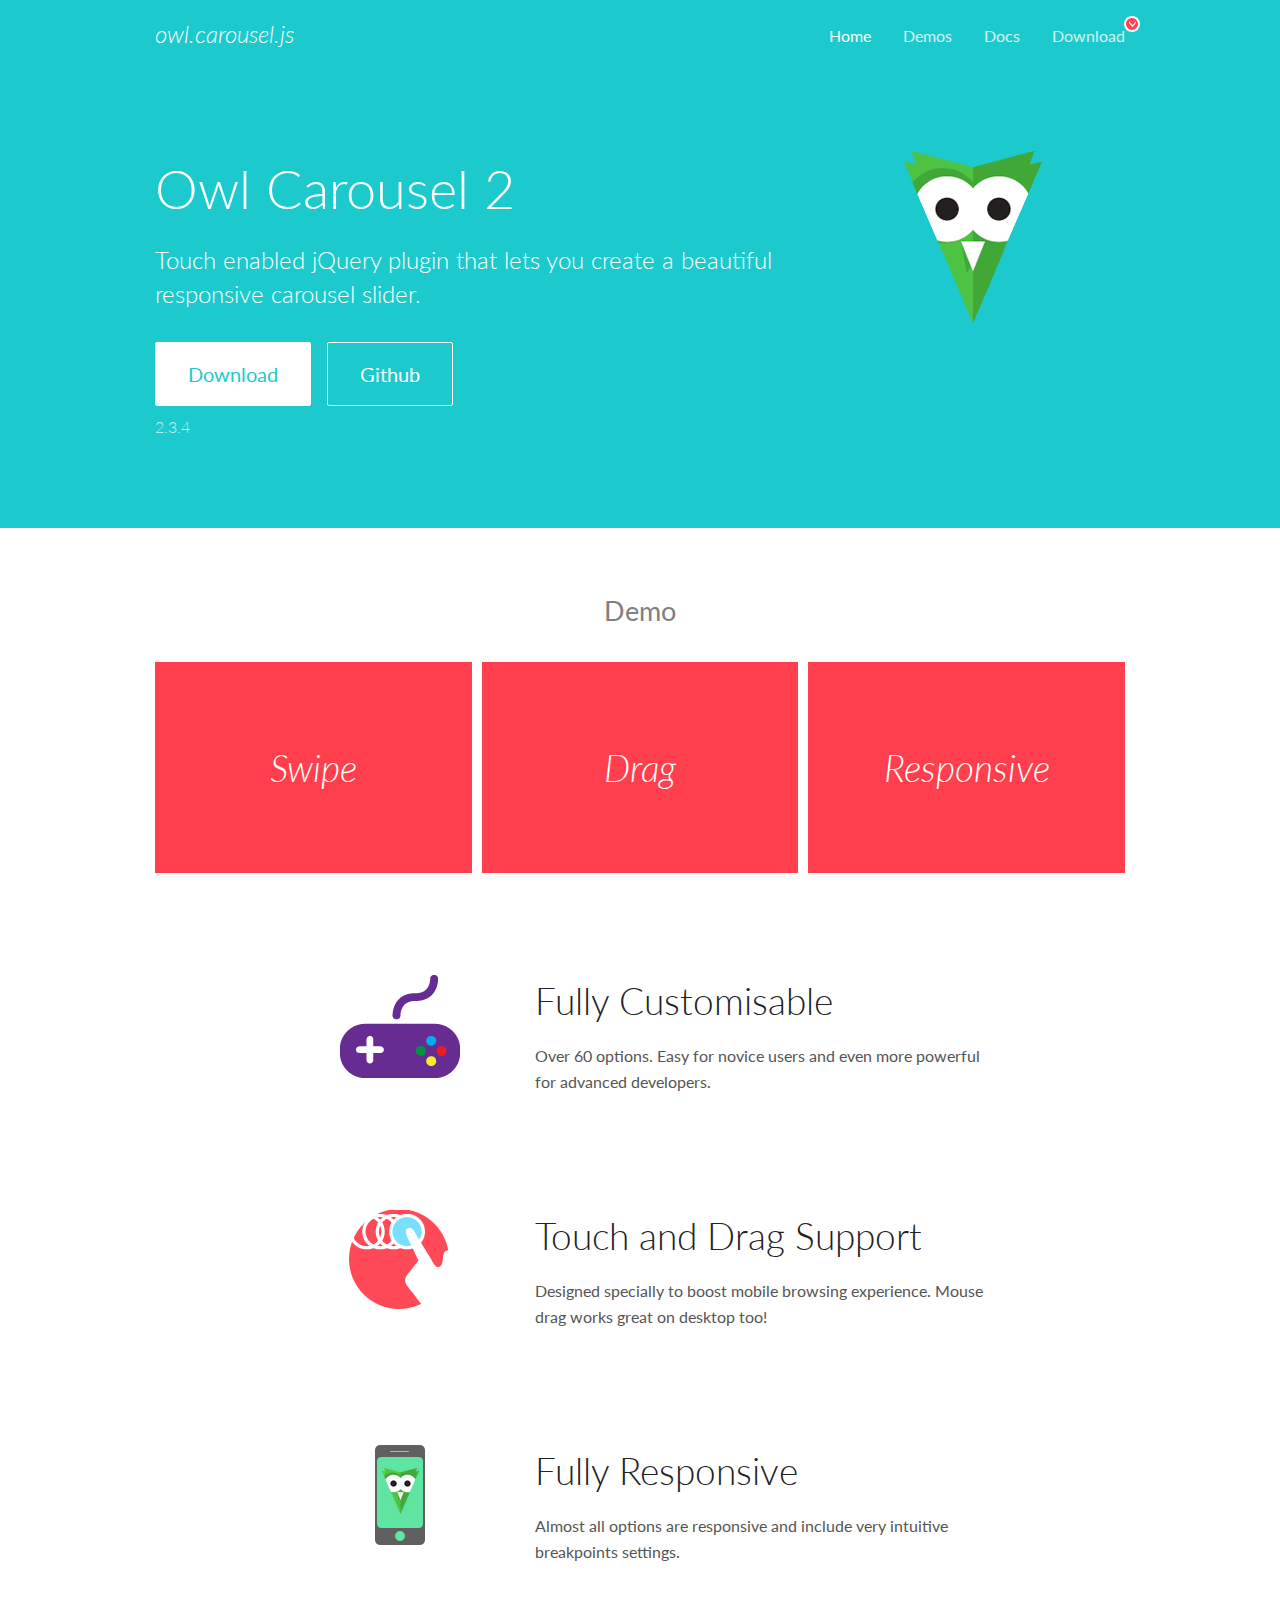
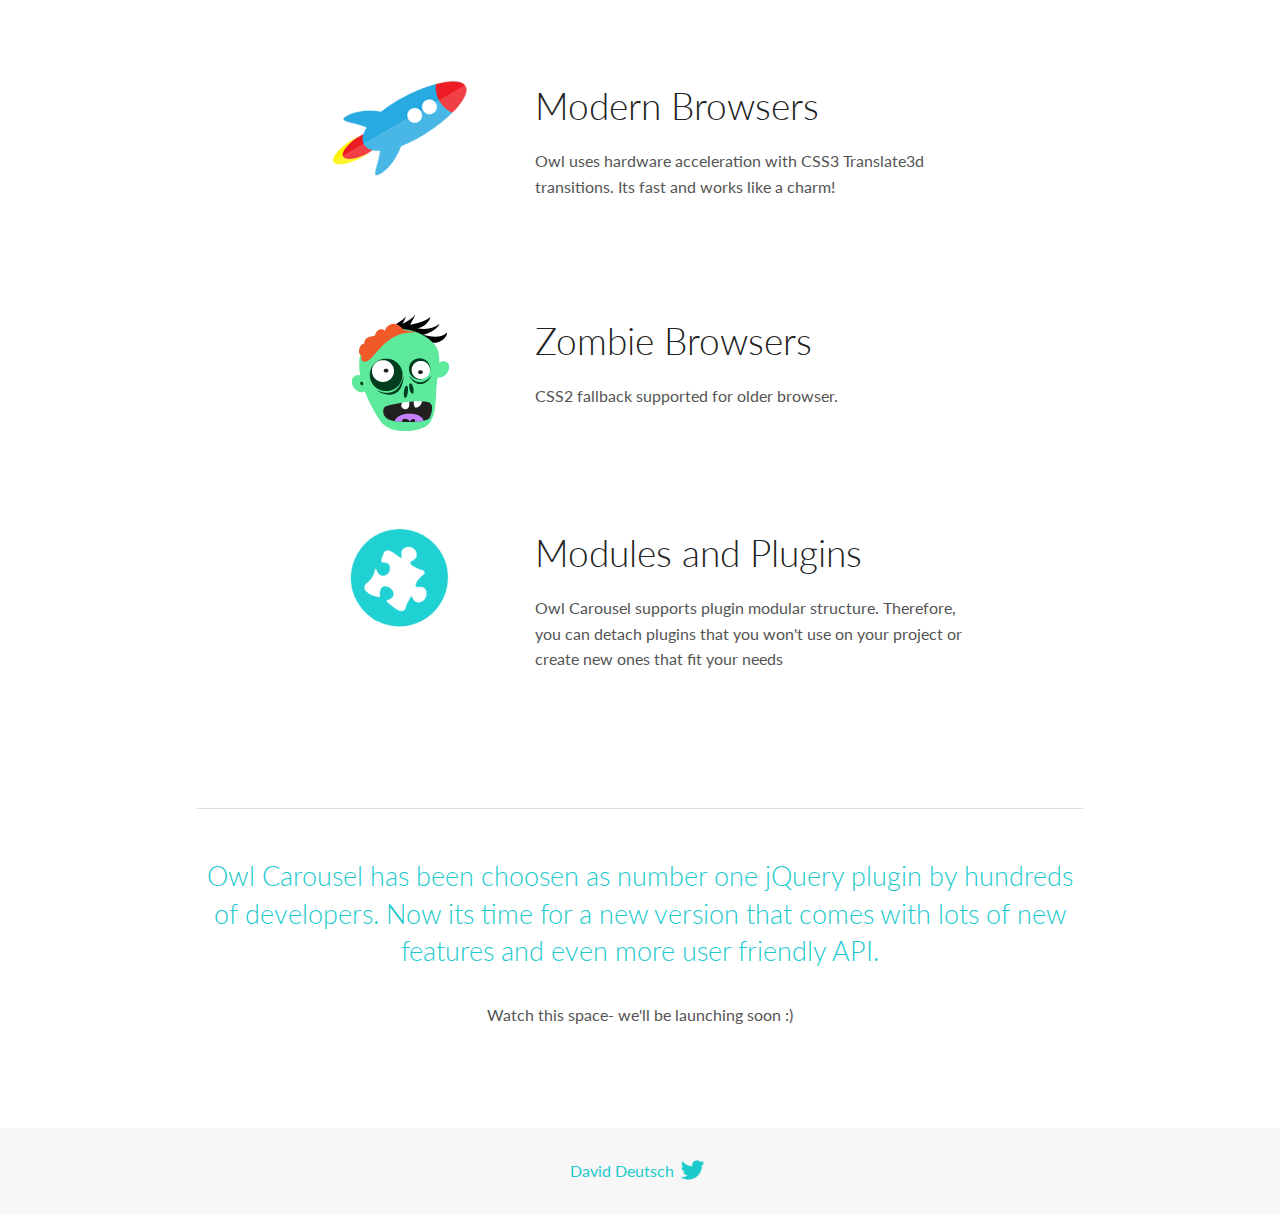
<file: images/OwlCarousel2-2.3.4/docs/index.html>
<!DOCTYPE html>
<html lang="en">
  <head>

    <!-- head -->
    <meta charset="utf-8">
    <meta name="msapplication-tap-highlight" content="no" />
    <meta name="viewport" content="width=device-width, initial-scale=1.0" />
    <meta name="description" content="Touch enabled jQuery plugin that lets you create beautiful responsive carousel slider.">
    <meta name="author" content="David Deutsch">
    <title>
      Home | Owl Carousel | 2.3.4
    </title>

    <!-- Stylesheets -->
    <link href='https://fonts.googleapis.com/css?family=Lato:300,400,700,400italic,300italic' rel='stylesheet' type='text/css'>
    <link rel="stylesheet" href="assets/css/docs.theme.min.css">

    <!-- Owl Stylesheets -->
    <link rel="stylesheet" href="assets/owlcarousel/assets/owl.carousel.min.css">
    <link rel="stylesheet" href="assets/owlcarousel/assets/owl.theme.default.min.css">

    <!-- HTML5 shim and Respond.js IE8 support of HTML5 elements and media queries -->

    <!--[if lt IE 9]>
      <script src="https://oss.maxcdn.com/libs/html5shiv/3.7.0/html5shiv.js"></script>
      <script src="https://oss.maxcdn.com/libs/respond.js/1.3.0/respond.min.js"></script>
    <![endif]-->

    <!-- Favicons -->
    <link rel="apple-touch-icon-precomposed" sizes="144x144" href="assets/ico/apple-touch-icon-144-precomposed.png">
    <link rel="shortcut icon" href="assets/ico/favicon.png">
    <link rel="shortcut icon" href="favicon.ico">

    <!-- Yeah i know js should not be in header. Its required for demos.-->

    <!-- javascript -->
    <script src="assets/vendors/jquery.min.js"></script>
    <script src="assets/owlcarousel/owl.carousel.js"></script>
  </head>
  <body>

    <!-- header -->
    <header class="header">
      <div class="row">
        <div class="large-12 columns">
          <div class="brand left">
            <h3>
              <a href="/OwlCarousel2/">owl.carousel.js</a> 
            </h3>
          </div>
          <a id="toggle-nav" class="right">
            <span></span> <span></span> <span></span> 
          </a> 
          <div class="nav-bar">
            <ul class="clearfix">
              <li class="active">
                <a href="/OwlCarousel2/index.html">Home</a> 
              </li>
              <li> <a href="/OwlCarousel2/demos/demos.html">Demos</a>  </li>
              <li> <a href="/OwlCarousel2/docs/started-welcome.html">Docs</a>  </li>
              <li>
                <a href="https://github.com/OwlCarousel2/OwlCarousel2/archive/2.3.4.zip">Download</a> 
                <span class="download"></span> 
              </li>
            </ul>
          </div>
        </div>
      </div>
    </header>

    <!-- home panel -->
    <section id="hero">
      <div class="row">
        <div class="large-8 medium-8 columns">
          <h1>Owl Carousel 2</h1>
          <h4>Touch enabled jQuery plugin that lets you create a beautiful responsive carousel slider.</h4>
          <a href="https://github.com/OwlCarousel2/OwlCarousel2/archive/2.3.4.zip" class="hero-button">Download</a> 
          <a href="https://github.com/OwlCarousel2/OwlCarousel2" class="hero-button outline">Github</a> 
          <p>2.3.4</p>
        </div>
        <div class="large-4 medium-4 columns">
          <img class="owl-logo" src="assets/img/owl-logo.png" alt="mr. Owl">
        </div>
      </div>
    </section>

    <!-- body -->
    <div class="home-demo">
      <div class="row">
        <div class="large-12 columns">
          <h3>Demo</h3>
          <div class="owl-carousel">
            <div class="item">
              <h2>Swipe</h2>
            </div>
            <div class="item">
              <h2>Drag</h2>
            </div>
            <div class="item">
              <h2>Responsive</h2>
            </div>
            <div class="item">
              <h2>CSS3</h2>
            </div>
            <div class="item">
              <h2>Fast</h2>
            </div>
            <div class="item">
              <h2>Easy</h2>
            </div>
            <div class="item">
              <h2>Free</h2>
            </div>
            <div class="item">
              <h2>Upgradable</h2>
            </div>
            <div class="item">
              <h2>Tons of options</h2>
            </div>
            <div class="item">
              <h2>Infinity</h2>
            </div>
            <div class="item">
              <h2>Auto Width</h2>
            </div>
          </div>
        </div>
      </div>
    </div>
    <script>
      var owl = $('.owl-carousel');
      owl.owlCarousel({
        margin: 10,
        loop: true,
        responsive: {
          0: {
            items: 1
          },
          600: {
            items: 2
          },
          1000: {
            items: 3
          }
        }
      })
    </script>

    <!-- features -->
    <div id="features">
      <div class="row">
        <div class="small-12 medium-9 small-centered columns">
          <section class="row feature">
            <div class="medium-4 small-12 columns">
              <img src="assets/img/feature-options.png" alt="">
            </div>
            <div class="medium-8 small-12 columns">
              <h2>Fully Customisable</h2>
              <p>Over 60 options. Easy for novice users and even more powerful for advanced developers.</p>
            </div>
          </section>
          <section class="row feature">
            <div class="medium-4 small-12 columns">
              <img src="assets/img/feature-drag.png" alt="">
            </div>
            <div class="medium-8 small-12 columns">
              <h2>Touch and Drag Support</h2>
              <p>Designed specially to boost mobile browsing experience. Mouse drag works great on desktop too!</p>
            </div>
          </section>
          <section class="row feature">
            <div class="medium-4 small-12 columns">
              <img src="assets/img/feature-responsive.png" alt="">
            </div>
            <div class="medium-8 small-12 columns">
              <h2>Fully Responsive</h2>
              <p>Almost all options are responsive and include very intuitive breakpoints settings.</p>
            </div>
          </section>
          <section class="row feature">
            <div class="medium-4 small-12 columns">
              <img src="assets/img/feature-modern.png" alt="">
            </div>
            <div class="medium-8 small-12 columns">
              <h2>Modern Browsers</h2>
              <p>Owl uses hardware acceleration with CSS3 Translate3d transitions. Its fast and works like a charm! </p>
            </div>
          </section>
          <section class="row feature">
            <div class="medium-4 small-12 columns">
              <img src="assets/img/feature-zombie.png" alt="">
            </div>
            <div class="medium-8 small-12 columns">
              <h2>Zombie Browsers</h2>
              <p>CSS2 fallback supported for older browser.</p>
            </div>
          </section>
          <section class="row feature">
            <div class="medium-4 small-12 columns">
              <img src="assets/img/feature-module.png" alt="">
            </div>
            <div class="medium-8 small-12 columns">
              <h2>Modules and Plugins</h2>
              <p>Owl Carousel supports plugin modular structure. Therefore, you can detach plugins that you won&#x27;t use on your project or create new ones that fit your needs</p>
            </div>
          </section>
        </div>
      </div>
    </div>

    <!-- footer -->
    <section id="teaser-text">
      <div class="row">
        <div class="small-12 medium-11 small-centered columns">
          <hr>
          <h3 id="owl-carousel-has-been-choosen-as-number-one-jquery-plugin-by-hundreds-of-developers-now-its-time-for-a-new-version-that-comes-with-lots-of-new-features-and-even-more-user-friendly-api-">Owl Carousel has been choosen as number one jQuery plugin by hundreds of developers. Now its time for a new version that comes with lots of new features and even more user friendly API.</h3>
          <p>Watch this space- we&#39;ll be launching soon :)</p>
        </div>
      </div>
    </section>

    <!-- footer -->
    <footer class="footer">
      <div class="row">
        <div class="large-12 columns">
          <h5>
            <a href="/OwlCarousel2/docs/support-contact.html">David Deutsch</a> 
            <a id="custom-tweet-button" href="https://twitter.com/share?url=https://github.com/OwlCarousel2/OwlCarousel2&text=Owl Carousel - This is so awesome! " target="_blank"></a> 
          </h5>
        </div>
      </div>
    </footer>

    <!-- vendors -->
    <script src="assets/vendors/highlight.js"></script>
    <script src="assets/js/app.js"></script>
  </body>
</html>
</file>
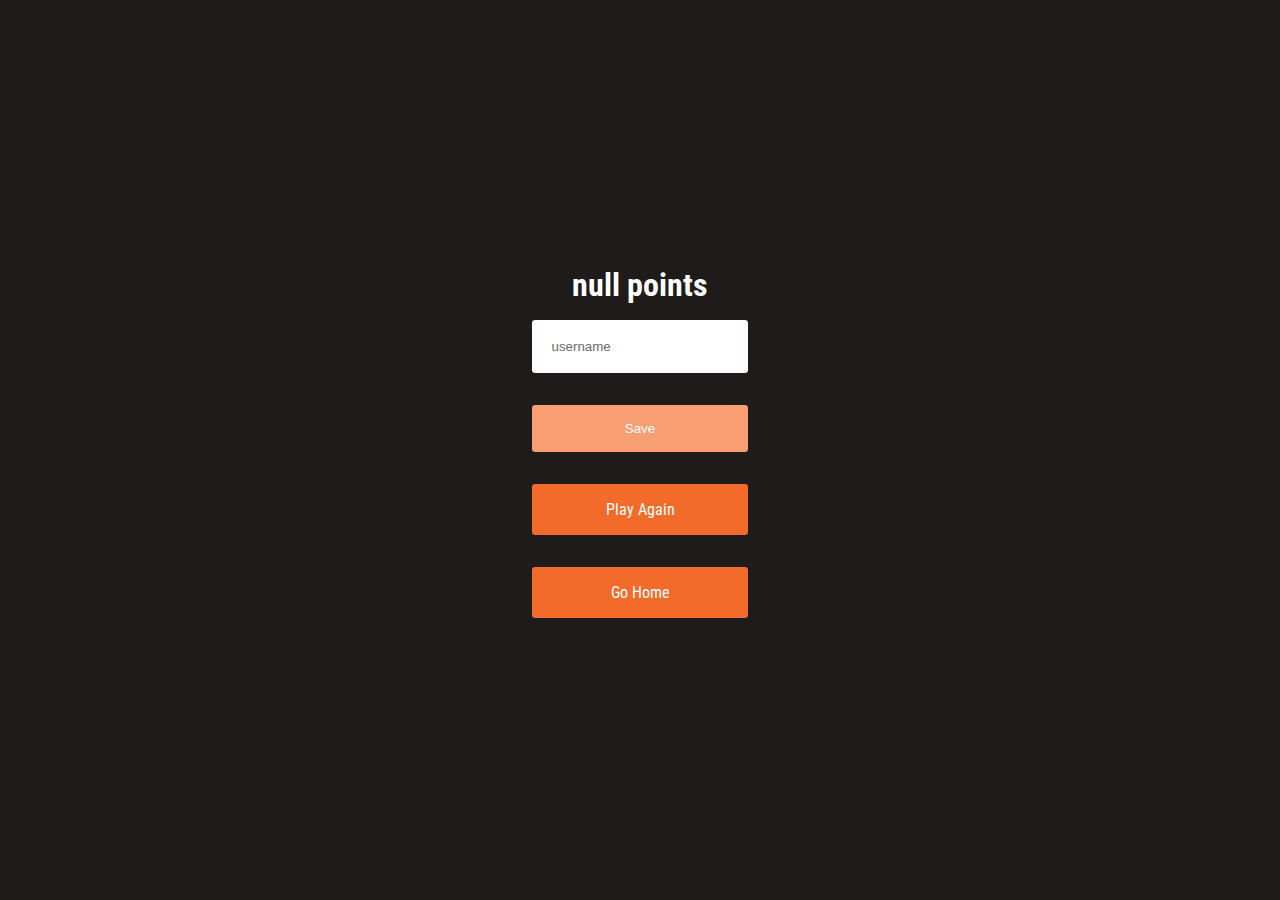
<file: gameover.html>
<!DOCTYPE html>
<html lang="en">
<head>
  <meta charset="UTF-8">
  <meta name="viewport" content="width=device-width, initial-scale=1.0">
  <title>GameOver</title>
  <link rel="stylesheet" href="css/quiz.css">
</head>
<body class="gameover">
  
  <div class="container">
    <div id="end">
      <h1 id="finalScore"></h1>
      <form>
        
        <input 
          type="text" 
          name="username" 
          id="username"
          placeholder="username"  
          autocomplete="off"        
          />

          <button 
            id="saveScoreBtn" 
            type="submit" 
            class="btn" 
            onclick="saveHighScore(event)"          
            disabled
            >
            Save
          </button>
      </form>
      <a href="/start-quiz.html" class="btn">Play Again</a>
      <a href="/" class="btn">Go Home</a>
    </div>
  </div>

  <script src="js/end.js"></script>
</body>
</html>
</file>
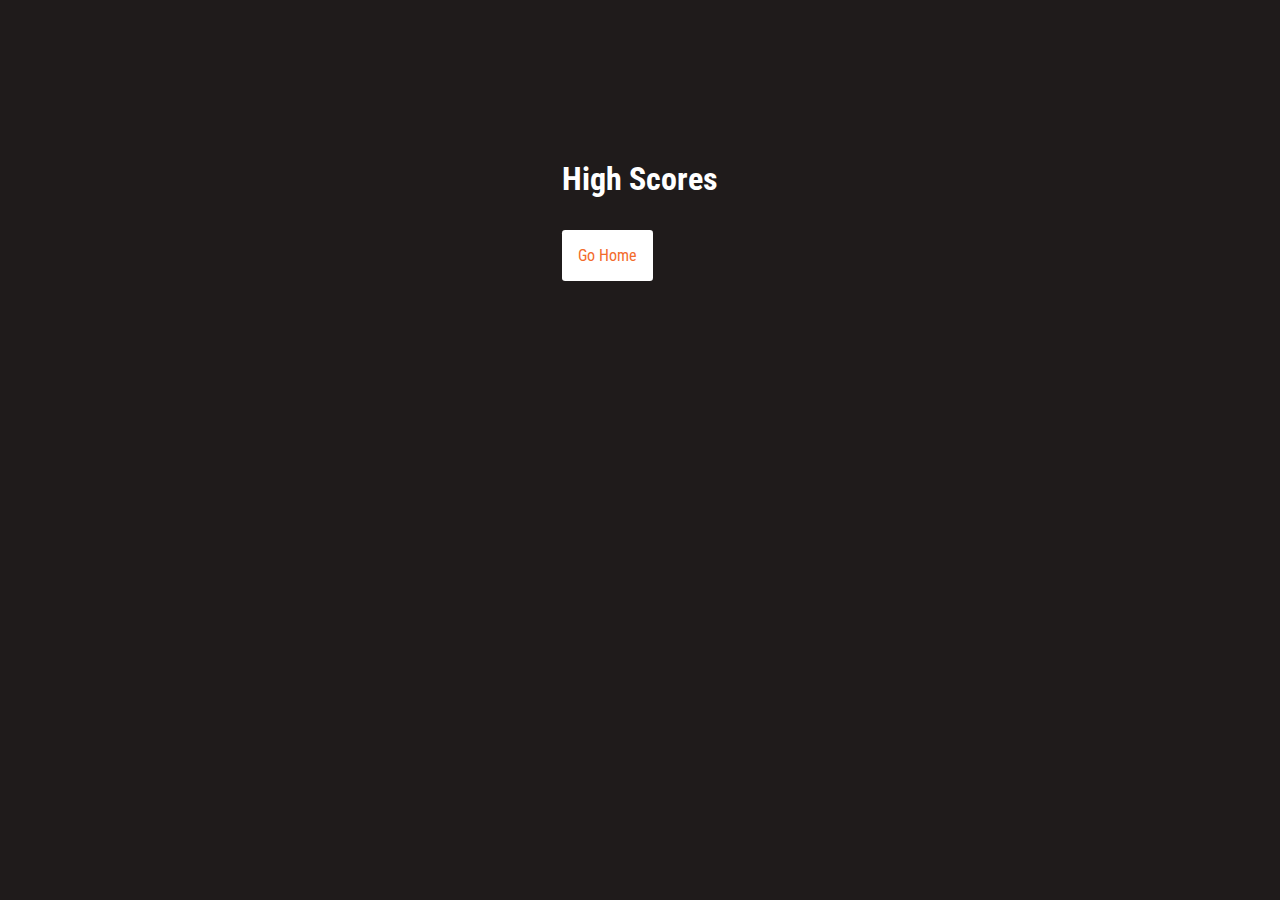
<file: highscores.html>
<!DOCTYPE html>
<html lang="en">
<head>
  <meta charset="UTF-8">
  <meta name="viewport" content="width=device-width, initial-scale=1.0">
  <title>Highscores</title>
  <link rel="stylesheet" href="css/quiz.css">
</head>
<body class="highscores">
  <div id="highScores">
    <h1 id="finalScore">High Scores</h1>
    <ul id="highScoreList"></ul>
    
    <a href="/quiz.html" class="btn-rev">Go Home</a>
  </div>

  <script src="js/highscores.js"></script>
</body>
</html>
</file>
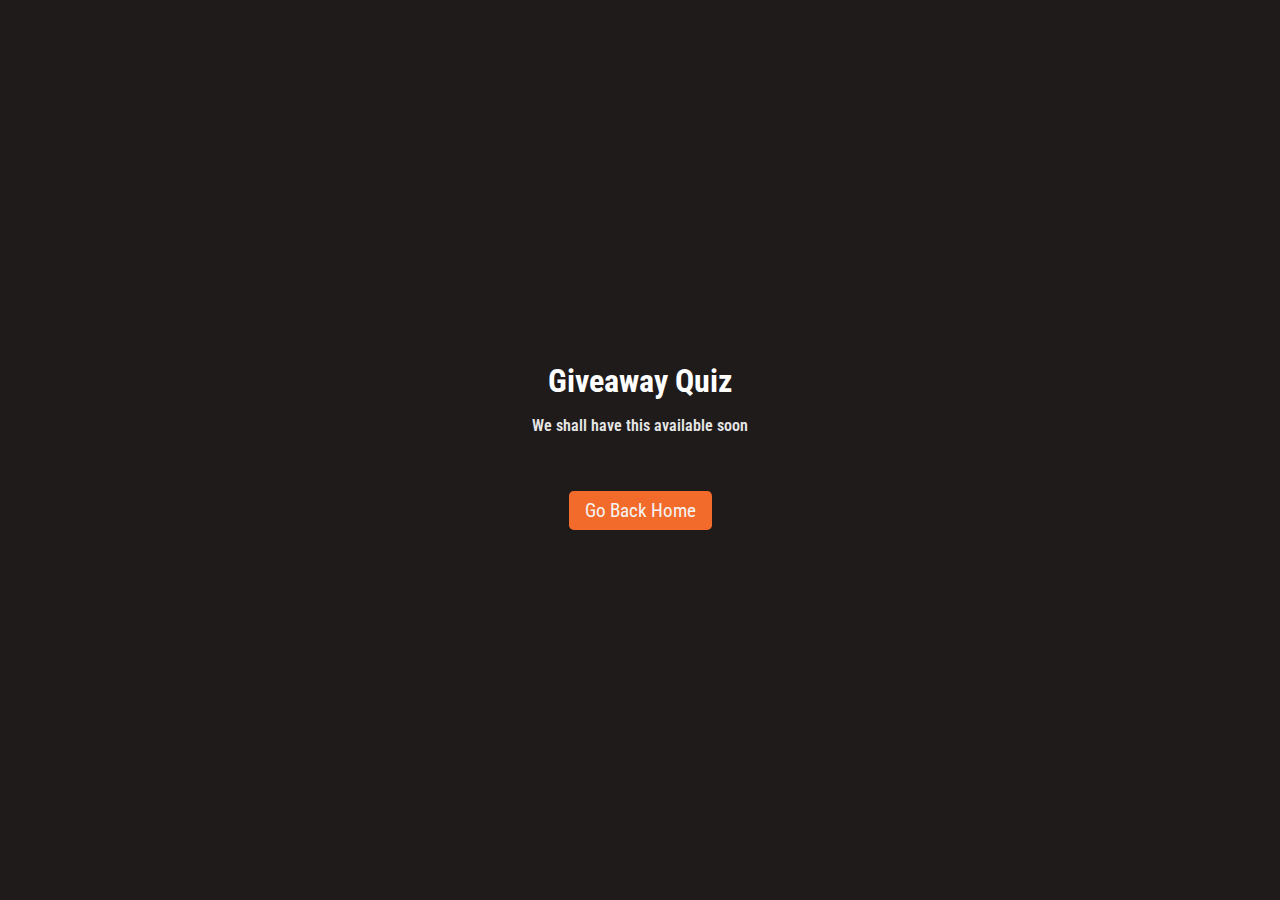
<file: quiz.html>
<!DOCTYPE html>
<html lang="en">
<head>
  <meta charset="UTF-8">
  <meta name="viewport" content="width=device-width, initial-scale=1.0">
  <title>Cash A Digs - Quiz</title>
  <link rel="stylesheet" href="css/quiz.css">
  
</head>
<body class="quiz-option">
  <h1 class="title">Giveaway Quiz</h1>
  <!-- <span>To start the quiz you need to login</span> -->
  <span>We shall have this available soon</span>

  <div class="options">
    <!-- <a href="start-quiz.html" class="actions">Start Quiz</a> -->
    <!-- <a href=""class="actions" href="#" id="signIn">Login With Google</a> -->
    <!-- <a href="highscores.html" class="actions">Check Highscore</a> -->
    <a href="/" class="actions">Go Back Home</a>
  </div>


 <!-- The core Firebase JS SDK is always required and must be listed first -->
<!-- <script src="/__/firebase/7.18.0/firebase-app.js"></script> -->

<!-- TODO: Add SDKs for Firebase products that you want to use
     https://firebase.google.com/docs/web/setup#available-libraries -->
<!-- <script src="/__/firebase/7.18.0/firebase-analytics.js"></script> -->

<!-- Initialize Firebase -->
<!-- <script src="/__/firebase/init.js"></script> -->
  <script src="js/auth.js"></script>
</body>
</html>
</file>
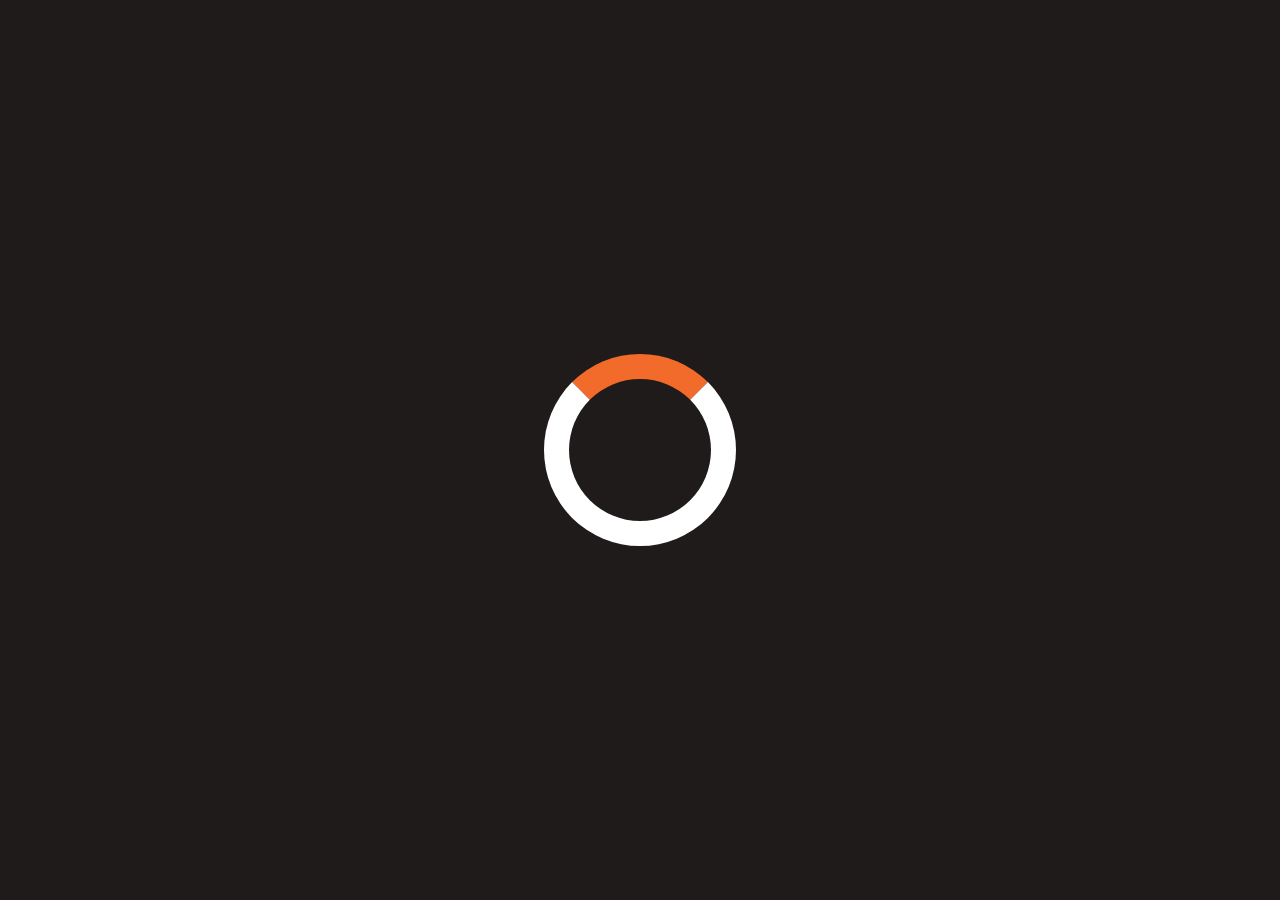
<file: start-quiz.html>
<!DOCTYPE html>
<html lang="en">
<head>
  <meta charset="UTF-8">
  <meta name="viewport" content="width=device-width, initial-scale=1.0">
  <title>Start Quiz</title>
  <link rel="stylesheet" href="css/quiz.css">
</head>
<body class="quiz-game">
  <!-- <h1>Starting Quiz...</h1> -->

  <div class="container">
    <div id="loader"></div>
     <div id="game" class="hidden">

      <div id="hud">
        <div id="hud-item">
          <p id="progressText" class="hud-prefix">
            Question
          </p>
          <div id="progressBar">
            <div id="progressBarFull"></div>
          </div>
          <!-- <h1 class="hud-main-text" id="questionCounter">
            1/3
          </h1> -->
        </div>

        <div id="hud-item">
          <p class="hud-prefix">
            Score
          </p>
          <h1 class="hud-main-text" id="score">
            0
          </h1>
        </div>

        <div id="hud-item">
          <div class="timer">
            <p id="time"></p>

          </div>
        </div>
      </div>

       <h2 id="question"></h2>

       <div class="choice-container">
         <p class="choice-prefix">A</p>
         <p class="choice-text" data-number="1"></p>
       </div>

       <div class="choice-container">
        <p class="choice-prefix">B</p>
        <p class="choice-text" data-number="2"></p>
      </div>

      <div class="choice-container">
        <p class="choice-prefix">C</p>
        <p class="choice-text" data-number="3"></p>
      </div>

      <div class="choice-container">
        <p class="choice-prefix">D</p>
        <p class="choice-text" data-number="4"></p>
      </div>

     </div>
  </div>


  <script src="js/quiz.js"></script>
</body>
</html>
</file>
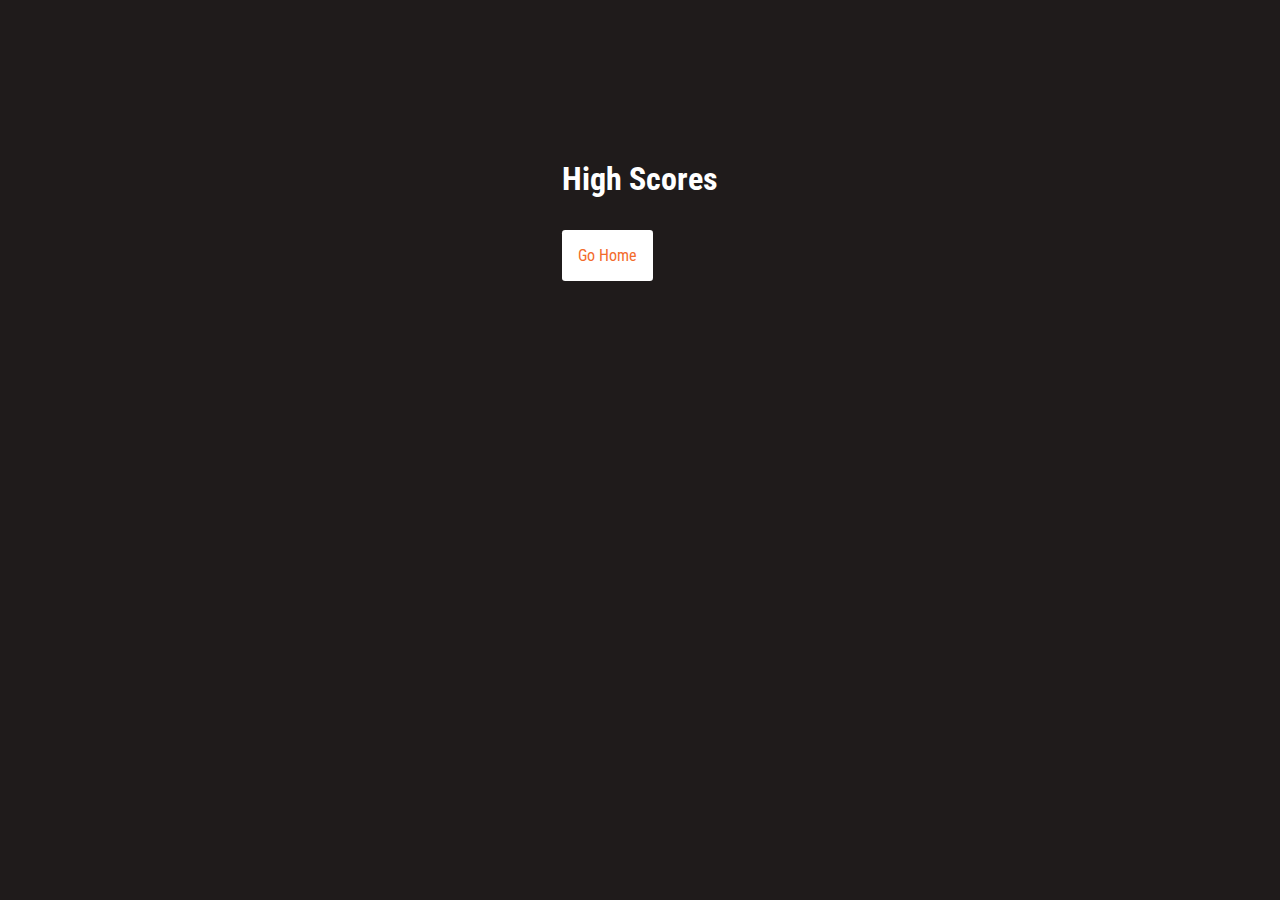
<file: public/highscores.html>
<!DOCTYPE html>
<html lang="en">
<head>
  <meta charset="UTF-8">
  <meta name="viewport" content="width=device-width, initial-scale=1.0">
  <title>Highscores</title>
  <link rel="stylesheet" href="css/quiz.css">
</head>
<body class="highscores">
  <div id="highScores">
    <h1 id="finalScore">High Scores</h1>

    <ul id="highScoreList"></ul>
    
    <a href="/quiz.html" class="btn-rev">Go Home</a>
  </div>

  <script src="js/highscores.js"></script>
</body>
</html>
</file>
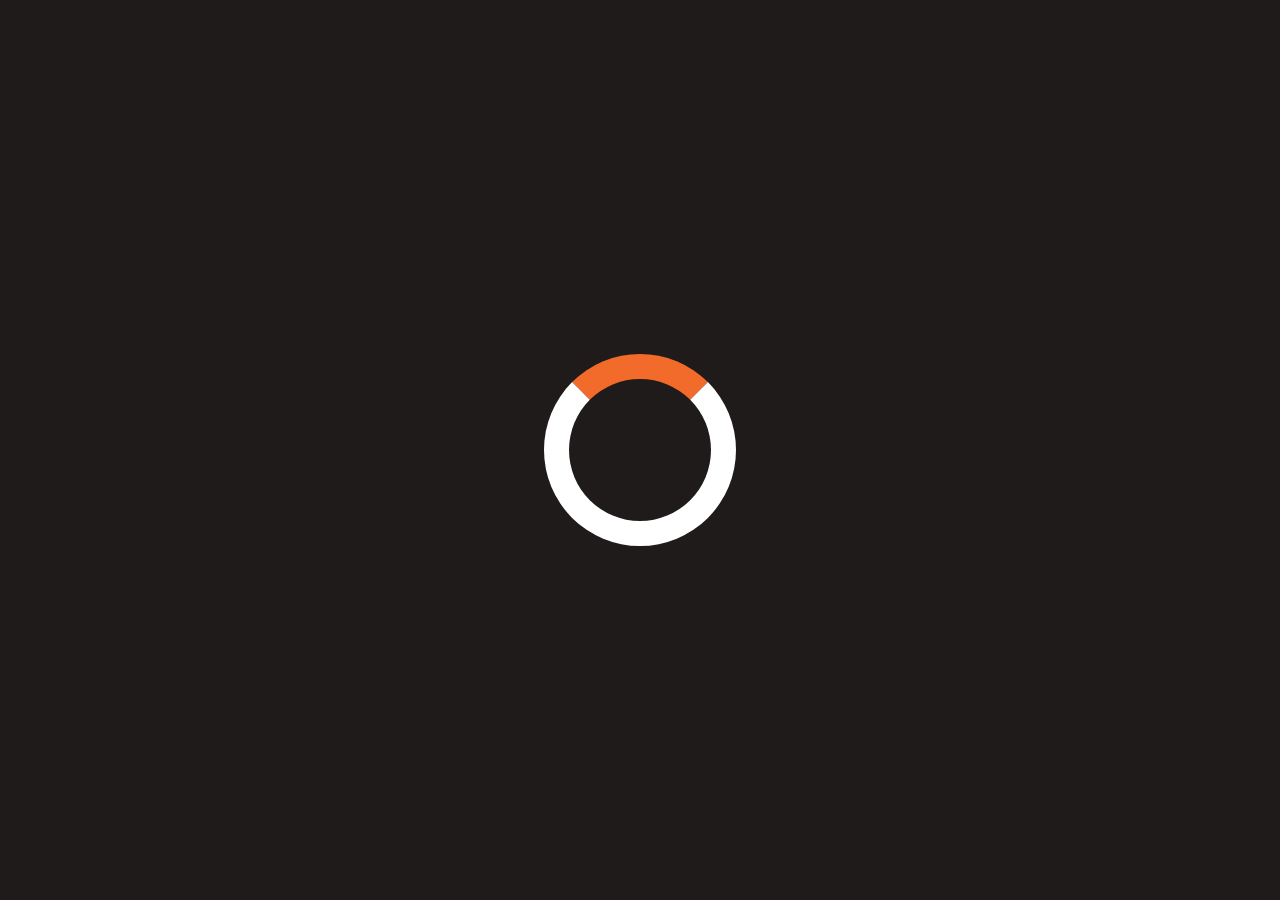
<file: public/start-quiz.html>
<!DOCTYPE html>
<html lang="en">
<head>
  <meta charset="UTF-8">
  <meta name="viewport" content="width=device-width, initial-scale=1.0">
  <title>Start Quiz</title>
  <link rel="stylesheet" href="css/quiz.css">
</head>
<body class="quiz-game">
  <!-- <h1>Starting Quiz...</h1> -->

  <div class="container">
    <div id="loader"></div>
     <div id="game" class="hidden">

      <div id="hud">
        <div id="hud-item">
          <p id="progressText" class="hud-prefix">
            Question
          </p>
          <div id="progressBar">
            <div id="progressBarFull"></div>
          </div>
          <!-- <h1 class="hud-main-text" id="questionCounter">
            1/3
          </h1> -->
        </div>

        <div id="hud-item">
          <p class="hud-prefix">
            Score
          </p>
          <h1 class="hud-main-text" id="score">
            0
          </h1>
        </div>
      </div>

       <h2 id="question"></h2>

       <div class="choice-container">
         <p class="choice-prefix">A</p>
         <p class="choice-text" data-number="1"></p>
       </div>

       <div class="choice-container">
        <p class="choice-prefix">B</p>
        <p class="choice-text" data-number="2"></p>
      </div>

      <div class="choice-container">
        <p class="choice-prefix">C</p>
        <p class="choice-text" data-number="3"></p>
      </div>

      <div class="choice-container">
        <p class="choice-prefix">D</p>
        <p class="choice-text" data-number="4"></p>
      </div>

     </div>
  </div>


  <script src="js/quiz.js"></script>
</body>
</html>
</file>
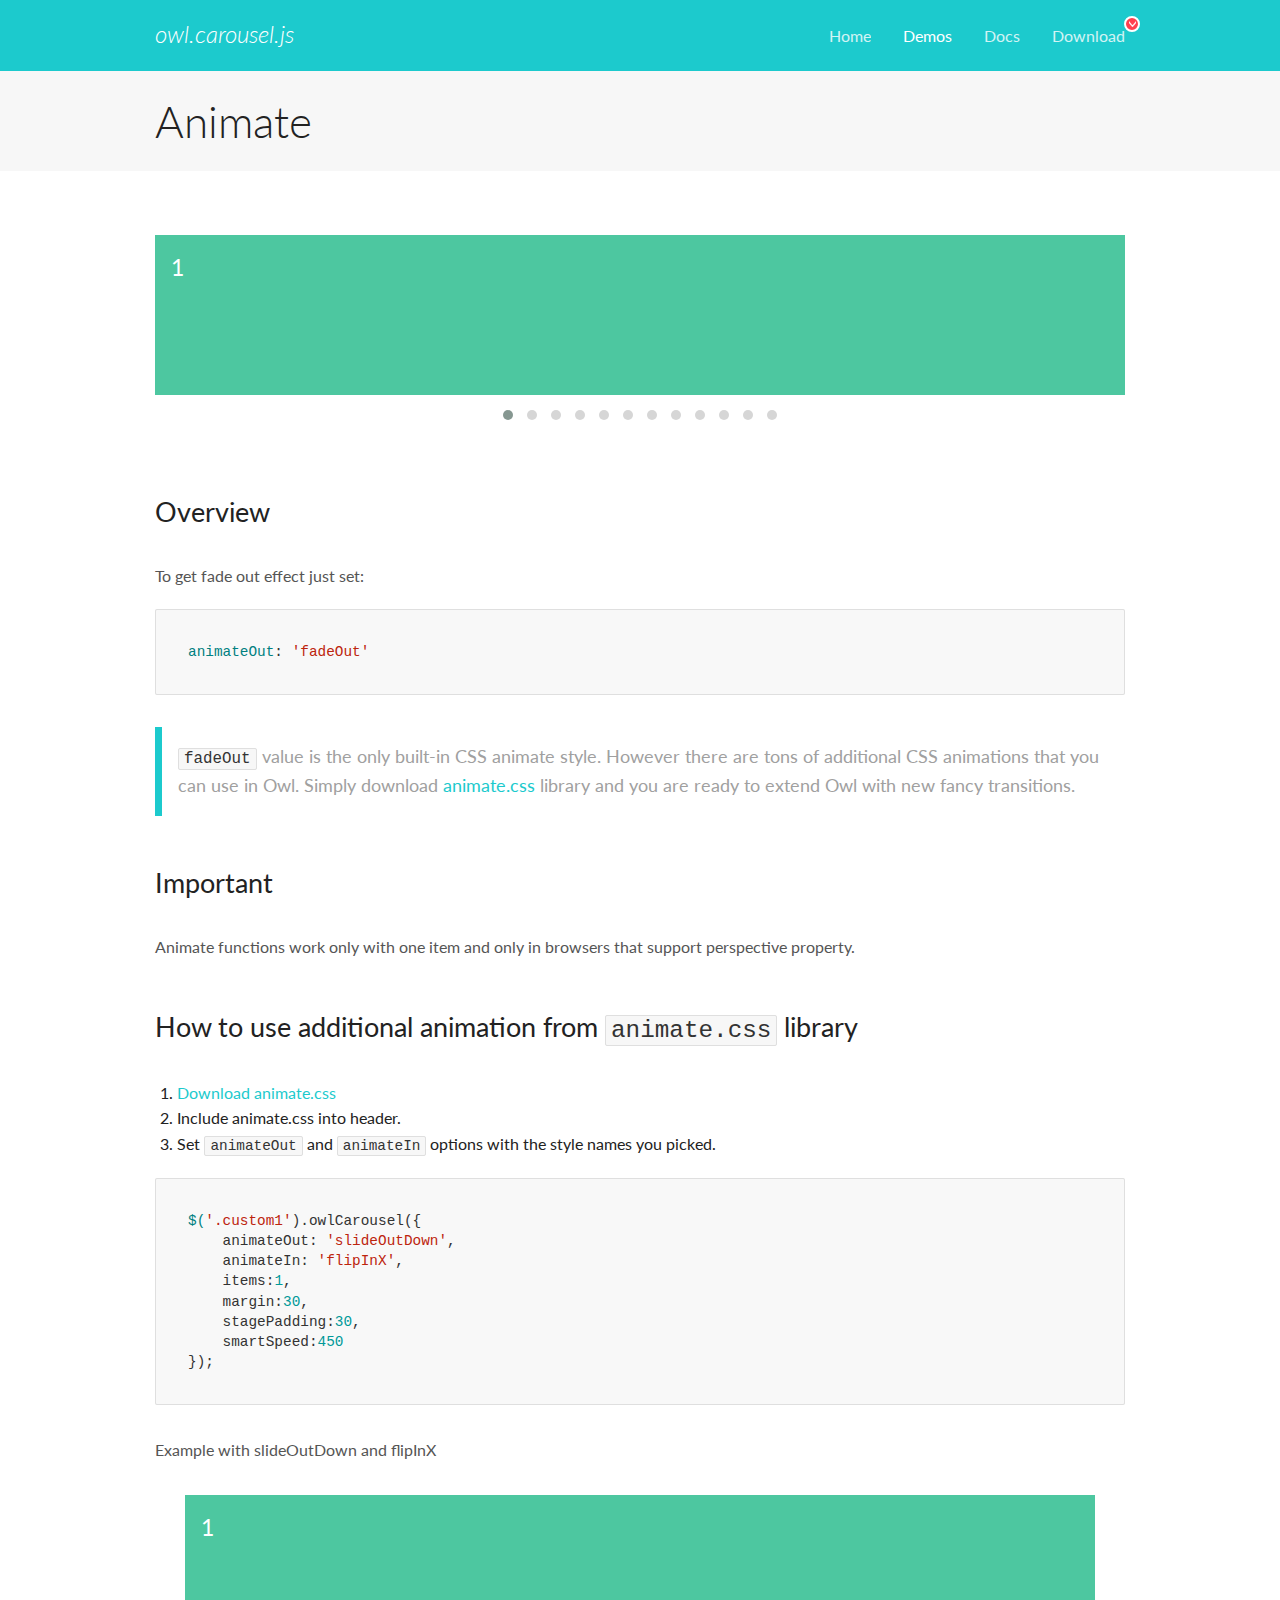
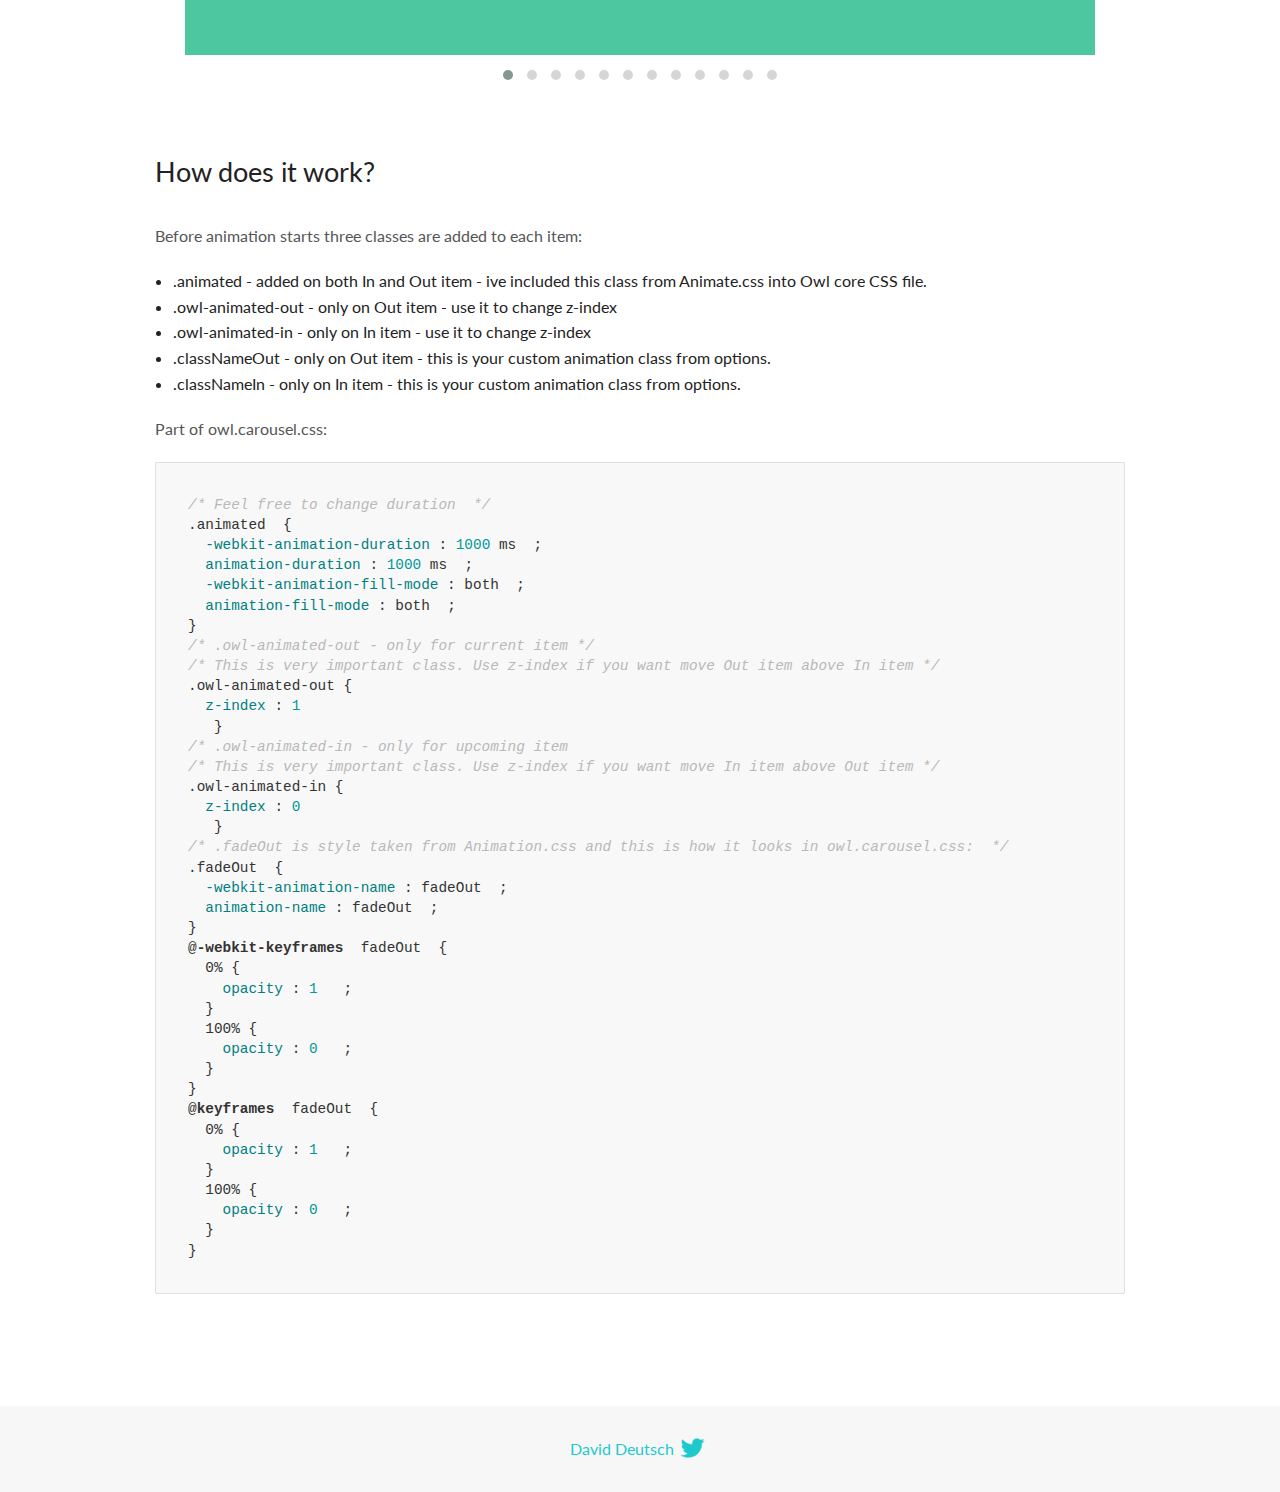
<file: images/OwlCarousel2-2.3.4/docs/demos/animate.html>
<!DOCTYPE html>
<html lang="en">
  <head>

    <!-- head -->
    <meta charset="utf-8">
    <meta name="msapplication-tap-highlight" content="no" />
    <meta name="viewport" content="width=device-width, initial-scale=1.0" />
    <meta name="description" content="Animate carousel">
    <meta name="author" content="David Deutsch">
    <title>
      Animate Demo | Owl Carousel | 2.3.4
    </title>

    <!-- Stylesheets -->
    <link href='https://fonts.googleapis.com/css?family=Lato:300,400,700,400italic,300italic' rel='stylesheet' type='text/css'>
    <link rel="stylesheet" href="../assets/css/docs.theme.min.css">

    <!-- Owl Stylesheets -->
    <link rel="stylesheet" href="../assets/owlcarousel/assets/owl.carousel.min.css">
    <link rel="stylesheet" href="../assets/owlcarousel/assets/owl.theme.default.min.css">

    <!-- HTML5 shim and Respond.js IE8 support of HTML5 elements and media queries -->

    <!--[if lt IE 9]>
      <script src="https://oss.maxcdn.com/libs/html5shiv/3.7.0/html5shiv.js"></script>
      <script src="https://oss.maxcdn.com/libs/respond.js/1.3.0/respond.min.js"></script>
    <![endif]-->

    <!-- Favicons -->
    <link rel="apple-touch-icon-precomposed" sizes="144x144" href="../assets/ico/apple-touch-icon-144-precomposed.png">
    <link rel="shortcut icon" href="../assets/ico/favicon.png">
    <link rel="shortcut icon" href="favicon.ico">

    <!-- Yeah i know js should not be in header. Its required for demos.-->

    <!-- javascript -->
    <script src="../assets/vendors/jquery.min.js"></script>
    <script src="../assets/owlcarousel/owl.carousel.js"></script>
  </head>
  <body>

    <!-- header -->
    <header class="header">
      <div class="row">
        <div class="large-12 columns">
          <div class="brand left">
            <h3>
              <a href="/OwlCarousel2/">owl.carousel.js</a> 
            </h3>
          </div>
          <a id="toggle-nav" class="right">
            <span></span> <span></span> <span></span> 
          </a> 
          <div class="nav-bar">
            <ul class="clearfix">
              <li> <a href="/OwlCarousel2/index.html">Home</a>  </li>
              <li class="active">
                <a href="/OwlCarousel2/demos/demos.html">Demos</a> 
              </li>
              <li> <a href="/OwlCarousel2/docs/started-welcome.html">Docs</a>  </li>
              <li>
                <a href="https://github.com/OwlCarousel2/OwlCarousel2/archive/2.3.4.zip">Download</a> 
                <span class="download"></span> 
              </li>
            </ul>
          </div>
        </div>
      </div>
    </header>

    <!-- title -->
    <section class="title">
      <div class="row">
        <div class="large-12 columns">
          <h1>Animate</h1>
        </div>
      </div>
    </section>

    <!--  Demos -->
    <section id="demos">
      <div class="row">
        <div class="large-12 columns">
          <div class="fadeOut owl-carousel owl-theme">
            <div class="item">
              <h4>1</h4>
            </div>
            <div class="item">
              <h4>2</h4>
            </div>
            <div class="item">
              <h4>3</h4>
            </div>
            <div class="item">
              <h4>4</h4>
            </div>
            <div class="item">
              <h4>5</h4>
            </div>
            <div class="item">
              <h4>6</h4>
            </div>
            <div class="item">
              <h4>7</h4>
            </div>
            <div class="item">
              <h4>8</h4>
            </div>
            <div class="item">
              <h4>9</h4>
            </div>
            <div class="item">
              <h4>10</h4>
            </div>
            <div class="item">
              <h4>11</h4>
            </div>
            <div class="item">
              <h4>12</h4>
            </div>
          </div>
          <h3 id="overview">Overview</h3>
          <p>To get fade out effect just set:</p>
          <pre><code>animateOut: &#39;fadeOut&#39;</code></pre>
          <blockquote>
            <p><code>fadeOut</code> value is the only built-in CSS animate style. However there are tons of additional CSS animations that you can use in Owl. Simply download
              <a href="https://daneden.github.io/animate.css/">animate.css</a>  library and you are ready to extend Owl with new fancy transitions.</p>
          </blockquote>
          <h3 id="important">Important</h3>
          <p>Animate functions work only with one item and only in browsers that support perspective property.</p>
          <h3 id="how-to-use-additional-animation-from-animate-css-library">How to use additional animation from <code>animate.css</code> library</h3>
          <ol>
            <li> <a href="https://daneden.github.io/animate.css/">Download animate.css</a>  </li>
            <li>Include animate.css into header.</li>
            <li>Set <code>animateOut</code> and <code>animateIn</code> options with the style names you picked.</li>
          </ol>
          <pre><code>$(&#39;.custom1&#39;).owlCarousel({
    animateOut: &#39;slideOutDown&#39;,
    animateIn: &#39;flipInX&#39;,
    items:1,
    margin:30,
    stagePadding:30,
    smartSpeed:450
});</code></pre>
          <p>Example with slideOutDown and flipInX</p>
          <div class="custom1 owl-carousel owl-theme">
            <div class="item">
              <h4>1</h4>
            </div>
            <div class="item">
              <h4>2</h4>
            </div>
            <div class="item">
              <h4>3</h4>
            </div>
            <div class="item">
              <h4>4</h4>
            </div>
            <div class="item">
              <h4>5</h4>
            </div>
            <div class="item">
              <h4>6</h4>
            </div>
            <div class="item">
              <h4>7</h4>
            </div>
            <div class="item">
              <h4>8</h4>
            </div>
            <div class="item">
              <h4>9</h4>
            </div>
            <div class="item">
              <h4>10</h4>
            </div>
            <div class="item">
              <h4>11</h4>
            </div>
            <div class="item">
              <h4>12</h4>
            </div>
          </div>
          <h3 id="how-does-it-work-">How does it work?</h3>
          <p>Before animation starts three classes are added to each item:</p>
          <ul>
            <li>.animated - added on both In and Out item - ive included this class from Animate.css into Owl core CSS file.</li>
            <li>.owl-animated-out - only on Out item - use it to change z-index</li>
            <li>.owl-animated-in - only on In item - use it to change z-index</li>
            <li>.classNameOut - only on Out item - this is your custom animation class from options.</li>
            <li>.classNameIn - only on In item - this is your custom animation class from options.</li>
          </ul>
          <p>Part of owl.carousel.css:</p>
          <pre><code class="language-css"><span class="comment">/* Feel free to change duration  */</span> 
<span class="class">.animated</span>  <span class="rules">{
  <span class="rule"><span class="attribute">-webkit-animation-duration</span> :<span class="value"> <span class="number">1000</span> ms</span> </span> ;
  <span class="rule"><span class="attribute">animation-duration</span> :<span class="value"> <span class="number">1000</span> ms</span> </span> ;
  <span class="rule"><span class="attribute">-webkit-animation-fill-mode</span> :<span class="value"> both</span> </span> ;
  <span class="rule"><span class="attribute">animation-fill-mode</span> :<span class="value"> both</span> </span> ;
<span class="rule">}</span> </span> 
<span class="comment">/* .owl-animated-out - only for current item */</span> 
<span class="comment">/* This is very important class. Use z-index if you want move Out item above In item */</span> 
<span class="class">.owl-animated-out</span> <span class="rules">{
  <span class="rule"><span class="attribute">z-index</span> :<span class="value"> <span class="number">1</span> 
</span> </span> </span> }
<span class="comment">/* .owl-animated-in - only for upcoming item
/* This is very important class. Use z-index if you want move In item above Out item */</span> 
<span class="class">.owl-animated-in</span> <span class="rules">{
  <span class="rule"><span class="attribute">z-index</span> :<span class="value"> <span class="number">0</span> 
</span> </span> </span> }
<span class="comment">/* .fadeOut is style taken from Animation.css and this is how it looks in owl.carousel.css:  */</span> 
<span class="class">.fadeOut</span>  <span class="rules">{
  <span class="rule"><span class="attribute">-webkit-animation-name</span> :<span class="value"> fadeOut</span> </span> ;
  <span class="rule"><span class="attribute">animation-name</span> :<span class="value"> fadeOut</span> </span> ;
<span class="rule">}</span> </span> 
<span class="at_rule">@<span class="keyword">-webkit-keyframes</span>  fadeOut </span> {
  0% <span class="rules">{
    <span class="rule"><span class="attribute">opacity</span> :<span class="value"> <span class="number">1</span> </span> </span> ;
  <span class="rule">}</span> </span> 
  100% <span class="rules">{
    <span class="rule"><span class="attribute">opacity</span> :<span class="value"> <span class="number">0</span> </span> </span> ;
  <span class="rule">}</span> </span> 
}
<span class="at_rule">@<span class="keyword">keyframes</span>  fadeOut </span> {
  0% <span class="rules">{
    <span class="rule"><span class="attribute">opacity</span> :<span class="value"> <span class="number">1</span> </span> </span> ;
  <span class="rule">}</span> </span> 
  100% <span class="rules">{
    <span class="rule"><span class="attribute">opacity</span> :<span class="value"> <span class="number">0</span> </span> </span> ;
  <span class="rule">}</span> </span> 
}</code></pre>
          <link rel="stylesheet" href="../assets/css/animate.css">
          <script>
            jQuery(document).ready(function($) {
              $('.fadeOut').owlCarousel({
                items: 1,
                animateOut: 'fadeOut',
                loop: true,
                margin: 10,
              });
              $('.custom1').owlCarousel({
                animateOut: 'slideOutDown',
                animateIn: 'flipInX',
                items: 1,
                margin: 30,
                stagePadding: 30,
                smartSpeed: 450
              });
            });
          </script>
        </div>
      </div>
    </section>

    <!-- footer -->
    <footer class="footer">
      <div class="row">
        <div class="large-12 columns">
          <h5>
            <a href="/OwlCarousel2/docs/support-contact.html">David Deutsch</a> 
            <a id="custom-tweet-button" href="https://twitter.com/share?url=https://github.com/OwlCarousel2/OwlCarousel2&text=Owl Carousel - This is so awesome! " target="_blank"></a> 
          </h5>
        </div>
      </div>
    </footer>

    <!-- vendors -->
    <script src="../assets/vendors/highlight.js"></script>
    <script src="../assets/js/app.js"></script>
  </body>
</html>
</file>
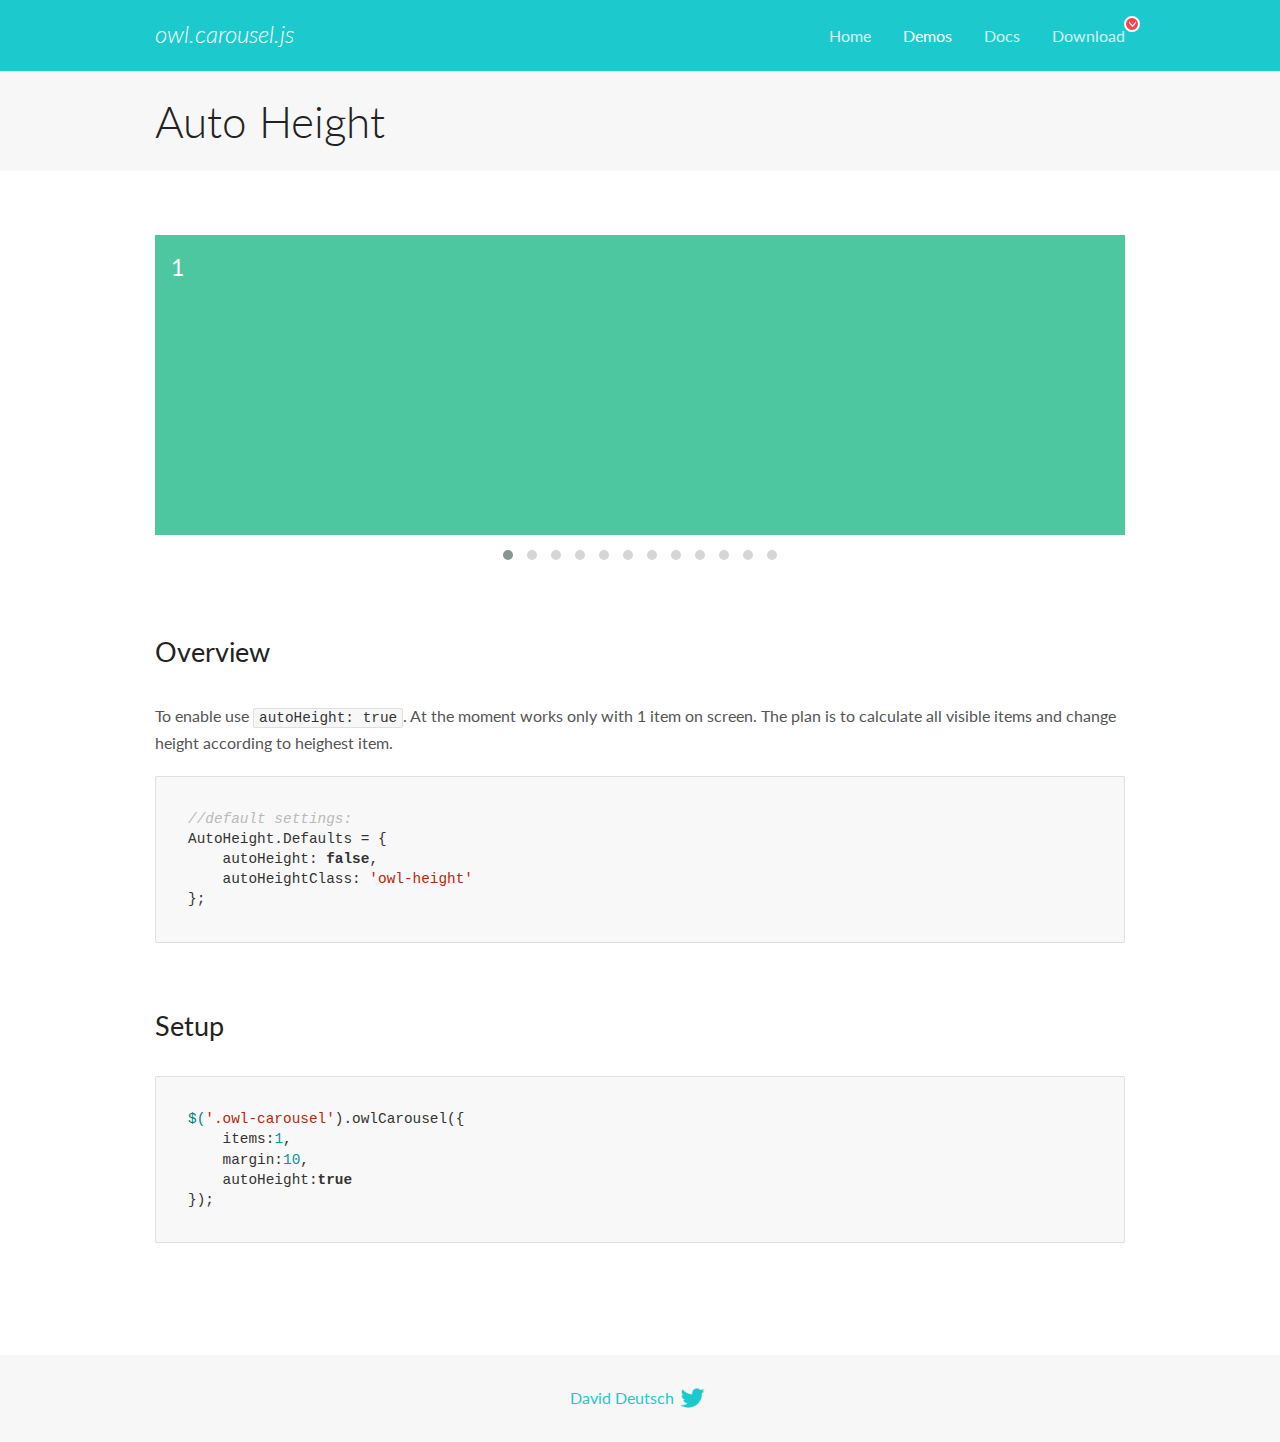
<file: images/OwlCarousel2-2.3.4/docs/demos/autoheight.html>
<!DOCTYPE html>
<html lang="en">
  <head>

    <!-- head -->
    <meta charset="utf-8">
    <meta name="msapplication-tap-highlight" content="no" />
    <meta name="viewport" content="width=device-width, initial-scale=1.0" />
    <meta name="description" content="autoHeight usage demo">
    <meta name="author" content="David Deutsch">
    <title>
      Auto Height Demo | Owl Carousel | 2.3.4
    </title>

    <!-- Stylesheets -->
    <link href='https://fonts.googleapis.com/css?family=Lato:300,400,700,400italic,300italic' rel='stylesheet' type='text/css'>
    <link rel="stylesheet" href="../assets/css/docs.theme.min.css">

    <!-- Owl Stylesheets -->
    <link rel="stylesheet" href="../assets/owlcarousel/assets/owl.carousel.min.css">
    <link rel="stylesheet" href="../assets/owlcarousel/assets/owl.theme.default.min.css">

    <!-- HTML5 shim and Respond.js IE8 support of HTML5 elements and media queries -->

    <!--[if lt IE 9]>
      <script src="https://oss.maxcdn.com/libs/html5shiv/3.7.0/html5shiv.js"></script>
      <script src="https://oss.maxcdn.com/libs/respond.js/1.3.0/respond.min.js"></script>
    <![endif]-->

    <!-- Favicons -->
    <link rel="apple-touch-icon-precomposed" sizes="144x144" href="../assets/ico/apple-touch-icon-144-precomposed.png">
    <link rel="shortcut icon" href="../assets/ico/favicon.png">
    <link rel="shortcut icon" href="favicon.ico">

    <!-- Yeah i know js should not be in header. Its required for demos.-->

    <!-- javascript -->
    <script src="../assets/vendors/jquery.min.js"></script>
    <script src="../assets/owlcarousel/owl.carousel.js"></script>
  </head>
  <body>

    <!-- header -->
    <header class="header">
      <div class="row">
        <div class="large-12 columns">
          <div class="brand left">
            <h3>
              <a href="/OwlCarousel2/">owl.carousel.js</a> 
            </h3>
          </div>
          <a id="toggle-nav" class="right">
            <span></span> <span></span> <span></span> 
          </a> 
          <div class="nav-bar">
            <ul class="clearfix">
              <li> <a href="/OwlCarousel2/index.html">Home</a>  </li>
              <li class="active">
                <a href="/OwlCarousel2/demos/demos.html">Demos</a> 
              </li>
              <li> <a href="/OwlCarousel2/docs/started-welcome.html">Docs</a>  </li>
              <li>
                <a href="https://github.com/OwlCarousel2/OwlCarousel2/archive/2.3.4.zip">Download</a> 
                <span class="download"></span> 
              </li>
            </ul>
          </div>
        </div>
      </div>
    </header>

    <!-- title -->
    <section class="title">
      <div class="row">
        <div class="large-12 columns">
          <h1>Auto Height</h1>
        </div>
      </div>
    </section>

    <!--  Demos -->
    <section id="demos">
      <div class="row">
        <div class="large-12 columns">
          <div class="owl-carousel owl-theme">
            <div class="item" style="height:300px">
              <h4>1</h4>
            </div>
            <div class="item" style="height:100px">
              <h4>2</h4>
            </div>
            <div class="item" style="height:500px">
              <h4>3</h4>
            </div>
            <div class="item" style="height:250px">
              <h4>4</h4>
            </div>
            <div class="item" style="height:400px">
              <h4>5</h4>
            </div>
            <div class="item" style="height:500px">
              <h4>6</h4>
            </div>
            <div class="item" style="height:600px">
              <h4>7</h4>
            </div>
            <div class="item" style="height:400px">
              <h4>8</h4>
            </div>
            <div class="item" style="height:300px">
              <h4>9</h4>
            </div>
            <div class="item" style="height:350px">
              <h4>10</h4>
            </div>
            <div class="item" style="height:200px">
              <h4>11</h4>
            </div>
            <div class="item" style="height:150px">
              <h4>12</h4>
            </div>
          </div>
          <h3 id="overview">Overview</h3>
          <p>To enable use <code>autoHeight: true</code>. At the moment works only with 1 item on screen. The plan is to calculate all visible items and change height according to heighest item.</p>
          <pre><code>//default settings:
AutoHeight.Defaults = {
    autoHeight: false,
    autoHeightClass: &#39;owl-height&#39;
};</code></pre>
          <h3 id="setup">Setup</h3>
          <pre><code>$(&#39;.owl-carousel&#39;).owlCarousel({
    items:1,
    margin:10,
    autoHeight:true
});</code></pre>
          <script>
            $(document).ready(function() {
              $('.owl-carousel').owlCarousel({
                items: 1,
                margin: 10,
                autoHeight: true
              });
            })
          </script>
        </div>
      </div>
    </section>

    <!-- footer -->
    <footer class="footer">
      <div class="row">
        <div class="large-12 columns">
          <h5>
            <a href="/OwlCarousel2/docs/support-contact.html">David Deutsch</a> 
            <a id="custom-tweet-button" href="https://twitter.com/share?url=https://github.com/OwlCarousel2/OwlCarousel2&text=Owl Carousel - This is so awesome! " target="_blank"></a> 
          </h5>
        </div>
      </div>
    </footer>

    <!-- vendors -->
    <script src="../assets/vendors/highlight.js"></script>
    <script src="../assets/js/app.js"></script>
  </body>
</html>
</file>
<file: css/quiz.css>
@import url("https://fonts.googleapis.com/css2?family=Allerta+Stencil&display=swap");
@import url("https://fonts.googleapis.com/css2?family=Chivo&family=Roboto+Condensed:wght@400;700&display=swap");
* {
  padding: 0;
  margin: 0;
  -webkit-box-sizing: border-box;
          box-sizing: border-box;
  border: 0;
}

body {
  height: 100vh;
}

.title {
  margin-bottom: 1rem;
}

.options {
  margin-top: 3rem;
  display: -webkit-box;
  display: -ms-flexbox;
  display: flex;
  -webkit-box-orient: vertical;
  -webkit-box-direction: normal;
      -ms-flex-direction: column;
          flex-direction: column;
}

.actions {
  text-decoration: none;
  background-color: #F36B2B;
  color: #F4F4F4;
  padding: .5rem 1rem;
  font-size: 1.2rem;
  margin: .5rem 0;
  border-radius: .3rem;
  text-align: center;
  -webkit-transition: 450ms ease-in-out;
  transition: 450ms ease-in-out;
}

.actions:hover {
  color: #E33D3D;
  background-color: #F4F4F4;
}

.quiz-option {
  background-color: #1f1b1b;
  color: #FFFFFF;
  display: -webkit-box;
  display: -ms-flexbox;
  display: flex;
  -webkit-box-pack: center;
      -ms-flex-pack: center;
          justify-content: center;
  font-family: "Roboto Condensed";
  -webkit-box-align: center;
      -ms-flex-align: center;
          align-items: center;
  -webkit-box-orient: vertical;
  -webkit-box-direction: normal;
      -ms-flex-direction: column;
          flex-direction: column;
}

.quiz-option span {
  color: #e6e6e6;
  font-weight: 600;
}

.quiz-game {
  background-color: #1f1b1b;
  color: #FFFFFF;
  display: -webkit-box;
  display: -ms-flexbox;
  display: flex;
  -webkit-box-pack: center;
      -ms-flex-pack: center;
          justify-content: center;
  font-family: "Roboto Condensed";
  -webkit-box-align: center;
      -ms-flex-align: center;
          align-items: center;
  -webkit-box-orient: vertical;
  -webkit-box-direction: normal;
      -ms-flex-direction: column;
          flex-direction: column;
}

.quiz-game .hidden {
  display: none;
}

.quiz-game .container #hud {
  display: -webkit-box;
  display: -ms-flexbox;
  display: flex;
  -webkit-box-pack: justify;
      -ms-flex-pack: justify;
          justify-content: space-between;
}

.quiz-game .container #hud .hud-prefix {
  text-align: center;
}

.quiz-game .container #hud .hud-main-text {
  text-align: center;
}

.quiz-game .container #hud #progressBar {
  width: 10rem;
  height: 1rem;
  border: solid 0.2rem #F36B2B;
  border-radius: 10rem;
  margin-top: .5rem;
  z-index: 1000;
}

.quiz-game .container #hud #progressBarFull {
  overflow: hidden;
  height: 100%;
  border-radius: 10rem;
  background-color: #F36B2B;
}

.quiz-game .container #question {
  margin: 2rem 0;
}

.quiz-game .container .choice-container {
  display: -webkit-box;
  display: -ms-flexbox;
  display: flex;
  -webkit-box-align: center;
      -ms-flex-align: center;
          align-items: center;
  margin: 1rem 0;
  color: #F36B2B;
  background-color: #FFFFFF;
  cursor: pointer;
}

.quiz-game .container .choice-container .choice-prefix {
  color: #FFFFFF;
  background-color: #F36B2B;
  padding: 1rem;
}

.quiz-game .container .choice-container .choice-text {
  margin: 0 1rem;
  width: 100%;
}

.quiz-game .container .choice-container.incorrect {
  background-color: rgba(231, 22, 39, 0.933);
  color: #fff;
}

.quiz-game .container .choice-container.correct {
  background-color: #0fe040;
  color: #fff;
}

.quiz-game .container .choice-container:hover {
  -webkit-box-shadow: 0 0.4rem 1.4rem 0 rgba(224, 100, 18, 0.363);
          box-shadow: 0 0.4rem 1.4rem 0 rgba(224, 100, 18, 0.363);
  -webkit-transform: translateY(-0.1rem);
          transform: translateY(-0.1rem);
  -webkit-transition: -webkit-transform 150ms;
  transition: -webkit-transform 150ms;
  transition: transform 150ms;
  transition: transform 150ms, -webkit-transform 150ms;
}

.quiz-game .container .choice-container:hover .choice-text {
  margin: 0 1rem;
}

.quiz-game #loader {
  border: 1.6rem solid white;
  border-radius: 50%;
  border-top: 1.6rem solid #F36B2B;
  width: 12rem;
  height: 12rem;
  -webkit-animation: spin 2s linear infinite;
          animation: spin 2s linear infinite;
}

@-webkit-keyframes spin {
  0% {
    -webkit-transform: rotate(0deg);
            transform: rotate(0deg);
  }
  100% {
    -webkit-transform: rotate(360deg);
            transform: rotate(360deg);
  }
}

@keyframes spin {
  0% {
    -webkit-transform: rotate(0deg);
            transform: rotate(0deg);
  }
  100% {
    -webkit-transform: rotate(360deg);
            transform: rotate(360deg);
  }
}

.btn-rev {
  background-color: #FFFFFF;
  text-decoration: none;
  width: 100%;
  color: #F36B2B;
  padding: 1rem;
  margin: 1rem 0;
  text-align: center;
  cursor: pointer;
  -webkit-transition: 300ms ease-in-out;
  transition: 300ms ease-in-out;
  border-radius: .2rem;
}

.btn-rev:hover {
  background-color: #F36B2B;
  color: #FFFFFF;
}

.btn {
  background-color: #F36B2B;
  text-decoration: none;
  width: 100%;
  color: #FFFFFF;
  padding: 1rem;
  margin: 1rem 0;
  text-align: center;
  cursor: pointer;
  -webkit-transition: 300ms ease-in-out;
  transition: 300ms ease-in-out;
  border-radius: .2rem;
}

.btn:hover {
  background-color: #FFFFFF;
  color: #F36B2B;
}

.btn:disabled {
  background: #f79e73;
  cursor: not-allowed;
}

.gameover {
  height: 100vh;
  background-color: #1f1b1b;
}

.gameover {
  background-color: #1f1b1b;
  color: #FFFFFF;
  display: -webkit-box;
  display: -ms-flexbox;
  display: flex;
  -webkit-box-pack: center;
      -ms-flex-pack: center;
          justify-content: center;
  font-family: "Roboto Condensed";
  -webkit-box-align: center;
      -ms-flex-align: center;
          align-items: center;
  -webkit-box-orient: vertical;
  -webkit-box-direction: normal;
      -ms-flex-direction: column;
          flex-direction: column;
}

.gameover .container #end {
  text-align: center;
  display: -webkit-box;
  display: -ms-flexbox;
  display: flex;
  -webkit-box-orient: vertical;
  -webkit-box-direction: normal;
      -ms-flex-direction: column;
          flex-direction: column;
}

.gameover .container form {
  display: -webkit-box;
  display: -ms-flexbox;
  display: flex;
  -webkit-box-orient: vertical;
  -webkit-box-direction: normal;
      -ms-flex-direction: column;
          flex-direction: column;
  width: 100%;
  -webkit-box-align: center;
      -ms-flex-align: center;
          align-items: center;
}

.gameover .container form input {
  padding: 1.2rem;
  margin: 1rem 0;
  color: #6A6A6A;
  border-radius: .2rem;
}

.gameover .container form input:focus {
  border: none;
  outline: none;
}

.gameover .container form input::-webkit-input-placeholder {
  color: #6A6A6A;
}

.gameover .container form input:-ms-input-placeholder {
  color: #6A6A6A;
}

.gameover .container form input::-ms-input-placeholder {
  color: #6A6A6A;
}

.gameover .container form input::placeholder {
  color: #6A6A6A;
}

.highscores {
  position: relative;
  font-family: "Roboto Condensed";
  color: #FFFFFF;
  height: 100%;
  display: -webkit-box;
  display: -ms-flexbox;
  display: flex;
  -webkit-box-align: center;
      -ms-flex-align: center;
          align-items: center;
  -webkit-box-pack: center;
      -ms-flex-pack: center;
          justify-content: center;
  background-color: #1f1b1b;
}

.highscores #highScores {
  position: relative;
  top: 10rem;
}

.highscores #highScores #highScoreList {
  margin: 3rem 0;
  list-style-type: none;
}

.highscores #highScores #highScoreList .high-score {
  padding: 1rem .5rem;
  margin: 1rem 0;
  border-radius: .1rem;
  background-color: #F36B2B;
  color: #1f1b1b;
}

.highscores #highScores #highScoreList .high-score span {
  color: #FFFFFF;
}

@media (max-width: 488px) {
  .quiz-game .container {
    width: 80%;
    text-align: center;
  }
  .quiz-game #loader {
    position: relative;
    border: 1rem solid white;
    border-radius: 50%;
    border-top: 1rem solid #F36B2B;
    width: 6rem;
    height: 6rem;
    left: 0;
    margin: 0 auto;
  }
}
/*# sourceMappingURL=quiz.css.map */
</file>
<file: public/css/quiz.css>
@import url("https://fonts.googleapis.com/css2?family=Chivo&family=Roboto+Condensed:wght@400;700&display=swap");
* {
  padding: 0;
  margin: 0;
  -webkit-box-sizing: border-box;
          box-sizing: border-box;
  border: 0;
}

body {
  height: 100vh;
}

.title {
  margin-bottom: 1rem;
}

.actions {
  text-decoration: none;
  background-color: #F36B2B;
  color: #F4F4F4;
  padding: .5rem 1rem;
  font-size: 1.2rem;
  margin: .5rem 0;
  border-radius: .3rem;
  -webkit-transition: 450ms ease-in-out;
  transition: 450ms ease-in-out;
}

.actions:hover {
  color: #E33D3D;
  background-color: #F4F4F4;
}

.quiz-option {
  background-color: #1f1b1b;
  color: #FFFFFF;
  display: -webkit-box;
  display: -ms-flexbox;
  display: flex;
  -webkit-box-pack: center;
      -ms-flex-pack: center;
          justify-content: center;
  font-family: "Roboto Condensed";
  -webkit-box-align: center;
      -ms-flex-align: center;
          align-items: center;
  -webkit-box-orient: vertical;
  -webkit-box-direction: normal;
      -ms-flex-direction: column;
          flex-direction: column;
}

.quiz-game {
  background-color: #1f1b1b;
  color: #FFFFFF;
  display: -webkit-box;
  display: -ms-flexbox;
  display: flex;
  -webkit-box-pack: center;
      -ms-flex-pack: center;
          justify-content: center;
  font-family: "Roboto Condensed";
  -webkit-box-align: center;
      -ms-flex-align: center;
          align-items: center;
  -webkit-box-orient: vertical;
  -webkit-box-direction: normal;
      -ms-flex-direction: column;
          flex-direction: column;
}

.quiz-game .hidden {
  display: none;
}

.quiz-game .container #hud {
  display: -webkit-box;
  display: -ms-flexbox;
  display: flex;
  -webkit-box-pack: justify;
      -ms-flex-pack: justify;
          justify-content: space-between;
}

.quiz-game .container #hud .hud-prefix {
  text-align: center;
}

.quiz-game .container #hud .hud-main-text {
  text-align: center;
}

.quiz-game .container #hud #progressBar {
  width: 10rem;
  height: 1rem;
  border: solid 0.2rem #F36B2B;
  border-radius: 10rem;
  margin-top: .5rem;
}

.quiz-game .container #hud #progressBarFull {
  height: 100%;
  background-color: #F36B2B;
  width: 0%;
}

.quiz-game .container #question {
  margin: 2rem 0;
}

.quiz-game .container .choice-container {
  display: -webkit-box;
  display: -ms-flexbox;
  display: flex;
  -webkit-box-align: center;
      -ms-flex-align: center;
          align-items: center;
  margin: 1rem 0;
  color: #F36B2B;
  background-color: #FFFFFF;
  cursor: pointer;
}

.quiz-game .container .choice-container .choice-prefix {
  color: #FFFFFF;
  background-color: #F36B2B;
  padding: 1rem;
}

.quiz-game .container .choice-container .choice-text {
  margin: 0 1rem;
  width: 100%;
}

.quiz-game .container .choice-container.incorrect {
  background-color: rgba(231, 22, 39, 0.933);
  color: #fff;
}

.quiz-game .container .choice-container.correct {
  background-color: #0fe040;
  color: #fff;
}

.quiz-game .container .choice-container:hover {
  -webkit-box-shadow: 0 0.4rem 1.4rem 0 rgba(224, 100, 18, 0.363);
          box-shadow: 0 0.4rem 1.4rem 0 rgba(224, 100, 18, 0.363);
  -webkit-transform: translateY(-0.1rem);
          transform: translateY(-0.1rem);
  -webkit-transition: -webkit-transform 150ms;
  transition: -webkit-transform 150ms;
  transition: transform 150ms;
  transition: transform 150ms, -webkit-transform 150ms;
}

.quiz-game .container .choice-container:hover .choice-text {
  margin: 0 1rem;
}

.quiz-game #loader {
  border: 1.6rem solid white;
  border-radius: 50%;
  border-top: 1.6rem solid #F36B2B;
  width: 12rem;
  height: 12rem;
  -webkit-animation: spin 2s linear infinite;
          animation: spin 2s linear infinite;
}

@-webkit-keyframes spin {
  0% {
    -webkit-transform: rotate(0deg);
            transform: rotate(0deg);
  }
  100% {
    -webkit-transform: rotate(360deg);
            transform: rotate(360deg);
  }
}

@keyframes spin {
  0% {
    -webkit-transform: rotate(0deg);
            transform: rotate(0deg);
  }
  100% {
    -webkit-transform: rotate(360deg);
            transform: rotate(360deg);
  }
}

.btn-rev {
  background-color: #FFFFFF;
  text-decoration: none;
  width: 100%;
  color: #F36B2B;
  padding: 1rem;
  margin: 1rem 0;
  text-align: center;
  cursor: pointer;
  -webkit-transition: 300ms ease-in-out;
  transition: 300ms ease-in-out;
  border-radius: .2rem;
}

.btn-rev:hover {
  background-color: #F36B2B;
  color: #FFFFFF;
}

.btn {
  background-color: #F36B2B;
  text-decoration: none;
  width: 100%;
  color: #FFFFFF;
  padding: 1rem;
  margin: 1rem 0;
  text-align: center;
  cursor: pointer;
  -webkit-transition: 300ms ease-in-out;
  transition: 300ms ease-in-out;
  border-radius: .2rem;
}

.btn:hover {
  background-color: #FFFFFF;
  color: #F36B2B;
}

.btn:disabled {
  background: #f79e73;
  cursor: not-allowed;
}

.gameover {
  height: 100vh;
  background-color: #1f1b1b;
}

.gameover {
  background-color: #1f1b1b;
  color: #FFFFFF;
  display: -webkit-box;
  display: -ms-flexbox;
  display: flex;
  -webkit-box-pack: center;
      -ms-flex-pack: center;
          justify-content: center;
  font-family: "Roboto Condensed";
  -webkit-box-align: center;
      -ms-flex-align: center;
          align-items: center;
  -webkit-box-orient: vertical;
  -webkit-box-direction: normal;
      -ms-flex-direction: column;
          flex-direction: column;
}

.gameover .container #end {
  text-align: center;
  display: -webkit-box;
  display: -ms-flexbox;
  display: flex;
  -webkit-box-orient: vertical;
  -webkit-box-direction: normal;
      -ms-flex-direction: column;
          flex-direction: column;
}

.gameover .container form {
  display: -webkit-box;
  display: -ms-flexbox;
  display: flex;
  -webkit-box-orient: vertical;
  -webkit-box-direction: normal;
      -ms-flex-direction: column;
          flex-direction: column;
  width: 100%;
  -webkit-box-align: center;
      -ms-flex-align: center;
          align-items: center;
}

.gameover .container form input {
  padding: 1.2rem;
  margin: 1rem 0;
  color: #6A6A6A;
  border-radius: .2rem;
}

.gameover .container form input:focus {
  border: none;
  outline: none;
}

.gameover .container form input::-webkit-input-placeholder {
  color: #6A6A6A;
}

.gameover .container form input:-ms-input-placeholder {
  color: #6A6A6A;
}

.gameover .container form input::-ms-input-placeholder {
  color: #6A6A6A;
}

.gameover .container form input::placeholder {
  color: #6A6A6A;
}

.highscores {
  position: relative;
  font-family: "Roboto Condensed";
  color: #FFFFFF;
  height: 100%;
  display: -webkit-box;
  display: -ms-flexbox;
  display: flex;
  -webkit-box-align: center;
      -ms-flex-align: center;
          align-items: center;
  -webkit-box-pack: center;
      -ms-flex-pack: center;
          justify-content: center;
  background-color: #1f1b1b;
}

.highscores #highScores {
  position: relative;
  top: 10rem;
}

.highscores #highScores #highScoreList {
  margin: 3rem 0;
  list-style-type: none;
}

.highscores #highScores #highScoreList .high-score {
  padding: 1rem .5rem;
  margin: 1rem 0;
  border-radius: .1rem;
  background-color: #F36B2B;
  color: #1f1b1b;
}

.highscores #highScores #highScoreList .high-score span {
  color: #FFFFFF;
}

@media (max-width: 488px) {
  .quiz-game .container {
    width: 80%;
    text-align: center;
  }
  .quiz-game #loader {
    position: relative;
    border: 1rem solid white;
    border-radius: 50%;
    border-top: 1rem solid #F36B2B;
    width: 6rem;
    height: 6rem;
    left: 0;
    margin: 0 auto;
  }
}
/*# sourceMappingURL=quiz.css.map */
</file>
